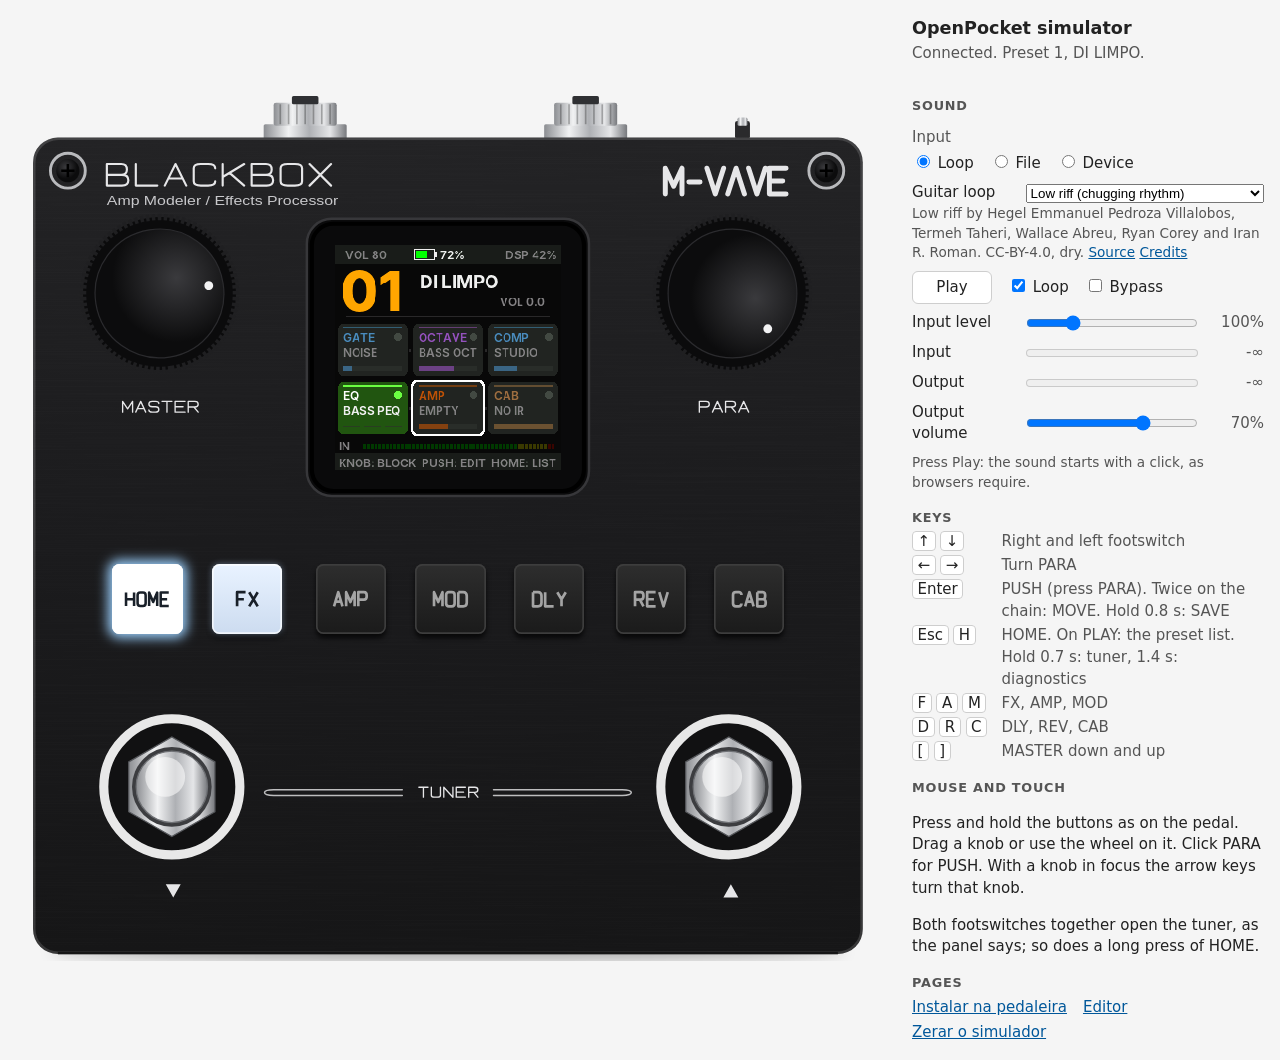
<file: docs/sim/index.html>
<!doctype html>
<!-- SPDX-License-Identifier: GPL-3.0-only -->
<html lang="en">
<head>
<meta charset="utf-8">
<meta name="viewport" content="width=device-width, initial-scale=1">
<title>OpenPocket simulator</title>
<style>
  :root { color-scheme: light; --ink: oklch(0.25 0 none); --dim: oklch(0.45 0 none); --stage: oklch(0.97 0 none); --line: oklch(0.85 0 none); --lit: oklch(0.96 0.02 255); }
  * { box-sizing: border-box; }
  body { margin: 0; min-block-size: 100dvh; display: flex; flex-wrap: wrap; gap: 1rem 2rem; align-items: center; justify-content: center; padding: 1rem; background: var(--stage); color: var(--ink); font: 15px/1.45 system-ui, sans-serif; }
  .stage { flex: 1 1 24rem; min-inline-size: 0; display: flex; justify-content: center; }
  .pedal { --u: calc(100cqw / 1000); container-type: inline-size; position: relative; inline-size: min(100%, calc((100dvh - 2rem) * 1000 / 1046)); aspect-ratio: 1000 / 1046; user-select: none; -webkit-user-select: none; }
  .body { position: absolute; inset: 0; inline-size: 100%; block-size: 100%; }
  .control, .lcd { position: absolute; inset-inline-start: calc((var(--x) - var(--w) / 2) * var(--u)); inset-block-start: calc((var(--y) - var(--w) / 2) * var(--u)); inline-size: calc(var(--w) * var(--u)); block-size: calc(var(--w) * var(--u)); }
  .control { display: block; margin: 0; padding: 0; border: 0; background: none; color: inherit; cursor: pointer; touch-action: none; -webkit-touch-callout: none; -webkit-tap-highlight-color: transparent; }
  .control svg { display: block; inline-size: 100%; block-size: 100%; overflow: visible; pointer-events: none; }
  .control:focus-visible { outline: calc(5 * var(--u)) solid oklch(0.75 0.15 240); outline-offset: calc(5 * var(--u)); }
  .lcd { image-rendering: pixelated; background: black; }

  .key { border-radius: calc(9 * var(--u)); color: oklch(0.72 0 none); background: linear-gradient(oklch(0.3 0 none), oklch(0.22 0 none)); box-shadow: inset 0 0 0 calc(2 * var(--u)) oklch(0.36 0 none), 0 calc(5 * var(--u)) calc(6 * var(--u)) oklch(0 0 none / 0.7); }
  .key svg { inline-size: 72%; margin-inline: auto; }
  .key[data-lit=on], .key[data-lit=focus] { color: oklch(0.24 0.02 255); background: linear-gradient(var(--lit), color-mix(in oklch, var(--lit), oklch(0.72 0.06 255) 30%)); }
  .key[data-lit=on] { box-shadow: inset 0 0 0 calc(2 * var(--u)) oklch(1 0 none / 0.7), 0 0 calc(8 * var(--u)) oklch(0.85 0.06 255 / 0.45), 0 calc(5 * var(--u)) calc(6 * var(--u)) oklch(0 0 none / 0.7); }
  .key[data-lit=focus] { background: oklch(1 0 none); box-shadow: inset 0 0 0 calc(2 * var(--u)) oklch(1 0 none), 0 0 calc(14 * var(--u)) calc(5 * var(--u)) oklch(0.88 0.09 245 / 0.9); }
  .key.held, .key:active { transform: translateY(calc(3 * var(--u))) scale(0.97); }
  .footswitch .cap { transform-origin: center; transform-box: fill-box; }
  .footswitch.held .cap, .footswitch:active .cap { transform: scale(0.95); }
  .footswitch .ring { stroke: oklch(0.93 0 none); }
  .footswitch.held .ring { stroke: oklch(1 0 none); filter: drop-shadow(0 0 3px oklch(0.88 0.09 245)); }
  .knob { border-radius: 50%; cursor: grab; }
  .knob:active { cursor: grabbing; }
  .knob .turns { transform: rotate(var(--angle, 0deg)); transform-origin: 0 0; }
  #para.held .turns { transform: rotate(var(--angle, 0deg)) scale(0.97); }
  @media (prefers-reduced-motion: no-preference) {
    .key { transition: transform 80ms ease-out, background-color 120ms ease-out, box-shadow 120ms ease-out; }
    .footswitch .cap { transition: transform 80ms ease-out; }
  }

  aside { flex: 0 1 22rem; min-inline-size: 0; }
  h1 { margin: 0; font-size: 1.1rem; }
  #conn { margin: 0.1rem 0 1rem; color: var(--dim); }
  h2 { margin: 1rem 0 0.25rem; font-size: 0.8rem; letter-spacing: 0.06em; text-transform: uppercase; color: var(--dim); }
  dl { display: grid; grid-template-columns: auto 1fr; gap: 0.15rem 0.9rem; margin: 0; }
  dt { font-variant-numeric: tabular-nums; white-space: nowrap; }
  dd { margin: 0; color: var(--dim); }
  kbd { font: inherit; padding-inline: 0.3em; border: 1px solid var(--line); border-radius: 4px; background: oklch(1 0 none); }
  nav { display: flex; flex-wrap: wrap; gap: 0.25rem 1rem; }
  a { color: oklch(0.45 0.13 250); }
  a:focus-visible { outline: 2px solid currentColor; outline-offset: 2px; }

  #sound { display: grid; gap: 0.5rem; }
  #sound p { margin: 0; }
  #sound .hint { color: var(--dim); font-size: 0.85rem; overflow-wrap: anywhere; }
  #sound .warn { padding: 0.4rem 0.6rem; border-inline-start: 3px solid oklch(0.7 0.16 70); background: oklch(0.96 0.04 85); font-size: 0.85rem; }
  #sound [hidden] { display: none; }
  fieldset { display: flex; gap: 0.25rem 1rem; flex-wrap: wrap; margin: 0; padding: 0; border: 0; }
  legend { padding: 0; margin-block-end: 0.15rem; color: var(--dim); }
  .field { display: grid; grid-template-columns: 6.5rem minmax(0, 1fr) 3.5rem; gap: 0.6rem; align-items: center; }
  .field output { font-variant-numeric: tabular-nums; text-align: end; color: var(--dim); }
  .field select { grid-column: 2 / -1; min-inline-size: 0; }
  .field input[type=range], .field meter { inline-size: 100%; margin: 0; }
  .row { display: flex; flex-wrap: wrap; gap: 0.25rem 1rem; align-items: center; }
  #play { min-inline-size: 5rem; padding: 0.3rem 0.8rem; font: inherit; border: 1px solid var(--line); border-radius: 6px; background: oklch(1 0 none); color: inherit; cursor: pointer; }
  #play:active { background: var(--lit); }
  #play:focus-visible { outline: 2px solid oklch(0.45 0.13 250); outline-offset: 2px; }
  @media (hover: hover) and (pointer: fine) { #play:hover { background: var(--lit); } }
  #drop { display: block; padding: 0.7rem; border: 1px dashed var(--line); border-radius: 6px; }
  #drop[data-over] { background: var(--lit); }
</style>
</head>
<body>
<div class="stage">
<div class="pedal" id="pedal">
  <svg class="body" viewBox="0 0 1000 1046" aria-hidden="true">
    <defs>
      <linearGradient id="metal" x1="0" y1="0" x2="0" y2="1"><stop offset="0" stop-color="#232325"/><stop offset=".5" stop-color="#1b1b1d"/><stop offset="1" stop-color="#161617"/></linearGradient>
      <linearGradient id="chrome" x1="0" y1="0" x2="1" y2="0"><stop offset="0" stop-color="#8c8e92"/><stop offset=".3" stop-color="#f1f2f3"/><stop offset=".55" stop-color="#aeb0b4"/><stop offset=".8" stop-color="#e5e6e8"/><stop offset="1" stop-color="#77797d"/></linearGradient>
      <radialGradient id="screwhead" cx=".4" cy=".35"><stop offset="0" stop-color="#3a3a3d"/><stop offset="1" stop-color="#0c0c0d"/></radialGradient>
      <filter id="brushed" x="0" y="0" width="100%" height="100%"><feTurbulence type="fractalNoise" baseFrequency=".003 .8" numOctaves="2" seed="7"/><feColorMatrix values="0 0 0 0 1  0 0 0 0 1  0 0 0 0 1  .5 0 0 0 -.2"/><feComposite in2="SourceGraphic" operator="in"/></filter>
      <filter id="soft"><feGaussianBlur stdDeviation="9"/></filter>
    </defs>
    <ellipse cx="500" cy="1030" rx="480" ry="10" fill="#000" opacity=".35" filter="url(#soft)"/>
    <g id="jacks"></g>
    <rect x="846" y="30" width="18" height="22" rx="3" fill="#2a2a2c"/><rect x="849" y="26" width="12" height="10" rx="2" fill="url(#chrome)"/>
    <rect x="0" y="50" width="1000" height="984" rx="30" fill="url(#metal)"/>
    <rect x="0" y="50" width="1000" height="984" rx="30" fill="#fff" opacity=".06" filter="url(#brushed)"/>
    <rect x="1.5" y="51.5" width="997" height="981" rx="29" fill="none" stroke="#fff" stroke-opacity=".14" stroke-width="3"/>
    <path d="M30 1033H970" stroke="#000" stroke-width="3" opacity=".6"/>
    <g id="screws"></g>
    <g fill="none" stroke="#e6e6e8" stroke-linecap="round" stroke-linejoin="round">
      <g id="legend-blackbox" stroke-width="2.6"></g>
      <g id="legend-mvave" stroke-width="6"></g>
      <g id="legend-master" stroke-width="1.6"></g>
      <g id="legend-para" stroke-width="1.6"></g>
      <g id="legend-tuner" stroke-width="1.6"></g>
      <path d="M445 836H290Q279 836 279 839.5Q279 843 290 843H445M555 836H710Q721 836 721 839.5Q721 843 710 843H555" stroke-width="1.8" opacity=".8"/>
    </g>
    <text x="89" y="131" fill="#c8c8cb" font-family="Helvetica Neue, Helvetica, Arial, sans-serif" font-size="16" textLength="279" lengthAdjust="spacingAndGlyphs">Amp Modeler / Effects Processor</text>
    <path d="M160 950H178L169 966Z M832 966H850L841 950Z" fill="#e6e6e8"/>
    <rect x="330" y="148" width="340" height="334" rx="30" fill="#0a0a0b" stroke="#37373a" stroke-width="3"/>
    <rect x="336" y="154" width="328" height="322" rx="26" fill="none" stroke="#000" stroke-width="5"/>
  </svg>

  <canvas class="lcd" id="lcd" width="240" height="240" style="--x:500;--y:315;--w:272" role="img" aria-label="The pedal's screen"></canvas>

  <div class="control knob" id="master" role="slider" tabindex="0" aria-label="MASTER volume" aria-valuemin="0" aria-valuemax="100" aria-valuenow="0" style="--x:152;--y:238;--w:194" data-knob="master"></div>
  <div class="control knob" id="para" role="slider" tabindex="0" aria-label="PARA knob: turn it, press it for PUSH" aria-valuenow="0" style="--x:843;--y:238;--w:194" data-knob="para"></div>

  <button class="control key" type="button" data-control="home" aria-label="HOME" style="--x:138;--y:606;--w:85"></button>
  <button class="control key" type="button" data-control="fx" aria-label="FX" style="--x:258;--y:606;--w:85"></button>
  <button class="control key" type="button" data-control="amp" aria-label="AMP" style="--x:383;--y:606;--w:85"></button>
  <button class="control key" type="button" data-control="mod" aria-label="MOD" style="--x:503;--y:606;--w:85"></button>
  <button class="control key" type="button" data-control="dly" aria-label="DLY" style="--x:622;--y:606;--w:85"></button>
  <button class="control key" type="button" data-control="rev" aria-label="REV" style="--x:745;--y:606;--w:85"></button>
  <button class="control key" type="button" data-control="cab" aria-label="CAB" style="--x:863;--y:606;--w:85"></button>
  <button class="control footswitch" type="button" data-control="fs_dn" aria-label="Left footswitch: previous preset" style="--x:167;--y:833;--w:190"></button>
  <button class="control footswitch" type="button" data-control="fs_up" aria-label="Right footswitch: next preset" style="--x:839;--y:833;--w:190"></button>
</div>
</div>

<aside>
  <h1>OpenPocket simulator</h1>
  <p id="conn" role="status">connecting…</p>
  <section id="sound" aria-labelledby="sound-title">
    <h2 id="sound-title">Sound</h2>
    <fieldset>
      <legend>Input</legend>
      <label><input type="radio" name="source" value="loop" checked> Loop</label>
      <label><input type="radio" name="source" value="file"> File</label>
      <label><input type="radio" name="source" value="device"> Device</label>
    </fieldset>
    <div data-panel="loop">
      <label class="field">Guitar loop <select id="loop"></select></label>
      <p class="hint" id="credit"></p>
    </div>
    <div data-panel="file" hidden>
      <label id="drop">Drop an audio file on this page, or choose one: <input type="file" id="file" accept="audio/*"></label>
      <p class="hint" id="file-name"></p>
    </div>
    <div data-panel="device" hidden>
      <label class="field">Input device <select id="device"><option value="">Default input</option></select></label>
      <p class="warn" id="device-warning">Microphones next to speakers howl. Use headphones. A device starts muted: its meter moves, and you hear it only when you tick the box.</p>
      <label><input type="checkbox" id="hear"> Hear this input</label>
    </div>
    <div class="row">
      <button type="button" id="play">Play</button>
      <label id="repeat-label"><input type="checkbox" id="repeat" checked> Loop</label>
      <label><input type="checkbox" id="bypass"> Bypass</label>
    </div>
    <label class="field">Input level <input type="range" id="level" min="0" max="400" step="5" value="100"> <output id="level-text" for="level">100%</output></label>
    <div class="field"><span id="in-label">Input</span> <meter id="in-meter" min="-60" max="0" low="-18" high="-6" optimum="-30" value="-60" aria-labelledby="in-label"></meter> <output id="in-db">-∞</output></div>
    <div class="field"><span id="out-label">Output</span> <meter id="out-meter" min="-60" max="0" low="-12" high="-3" optimum="-30" value="-60" aria-labelledby="out-label"></meter> <output id="out-db">-∞</output></div>
    <label class="field">Output volume <input type="range" id="volume" min="0" max="100" value="70"> <output id="volume-text" for="volume">70%</output></label>
    <p class="hint" id="sound-status" role="status">Press Play: the sound starts with a click, as browsers require.</p>
  </section>
  <h2>Keys</h2>
  <dl>
    <dt><kbd>↑</kbd> <kbd>↓</kbd></dt><dd>Right and left footswitch</dd>
    <dt><kbd>←</kbd> <kbd>→</kbd></dt><dd>Turn PARA</dd>
    <dt><kbd>Enter</kbd></dt><dd>PUSH (press PARA). Twice on the chain: MOVE. Hold 0.8 s: SAVE</dd>
    <dt><kbd>Esc</kbd> <kbd>H</kbd></dt><dd>HOME. On PLAY: the preset list. Hold 0.7 s: tuner, 1.4 s: diagnostics</dd>
    <dt><kbd>F</kbd> <kbd>A</kbd> <kbd>M</kbd></dt><dd>FX, AMP, MOD</dd>
    <dt><kbd>D</kbd> <kbd>R</kbd> <kbd>C</kbd></dt><dd>DLY, REV, CAB</dd>
    <dt><kbd>[</kbd> <kbd>]</kbd></dt><dd>MASTER down and up</dd>
  </dl>
  <h2>Mouse and touch</h2>
  <p>Press and hold the buttons as on the pedal. Drag a knob or use the wheel on it. Click PARA for PUSH. With a knob in focus the arrow keys turn that knob.</p>
  <p>Both footswitches together open the tuner, as the panel says; so does a long press of HOME.</p>
  <h2>Pages</h2>
  <nav><a href="../index.html">Instalar na pedaleira</a> <a href="../editor.html">Editor</a> <a href="#" id="simreset" title="Apaga os presets salvos neste simulador">Zerar o simulador</a></nav>
</aside>

<script type="module">
import { resetFlash } from "./web-host.js";
document.getElementById("simreset").onclick = (e) => { e.preventDefault(); if (confirm("Apagar os presets salvos no simulador?")) resetFlash(); };
import { PedalAudio, dbfs } from "./pedal-audio.js";
import { BUTTONS, DETENT_DEGREES, MASTER_STEP, PRESS_MS, SLOP_PX, backlights, dragDetents, isFast, keyAction, masterAngle, masterFollow, masterFromDrag, paraStep, wheelNotches } from "./pedal-input.js";

// ---- the panel's lettering: a stroke font, so it looks the same on every computer ----
const GLYPHS = {
  A: "M0 10L3 0L6 10M1 6.7L5 6.7", Λ: "M0 10L3 0L6 10", B: "M0 0L0 10L4.2 10Q6 10 6 7.5Q6 5 4.2 5L0 5M4 5Q5.6 5 5.6 2.5Q5.6 0 4 0L0 0",
  C: "M6 2Q6 0 4 0L2 0Q0 0 0 2L0 8Q0 10 2 10L4 10Q6 10 6 8", D: "M0 0L0 10L3.5 10Q6 10 6 7.5L6 2.5Q6 0 3.5 0L0 0",
  E: "M6 0L0 0L0 10L6 10M0 5L4.8 5", F: "M6 0L0 0L0 10M0 5L4.8 5", H: "M0 0L0 10M6 0L6 10M0 5L6 5", K: "M0 0L0 10M6 0L0 6M2 4.2L6 10",
  L: "M0 0L0 10L6 10", M: "M0 10L0 0L3 7L6 0L6 10", N: "M0 10L0 0L6 10L6 0", O: "M2 0L4 0Q6 0 6 2L6 8Q6 10 4 10L2 10Q0 10 0 8L0 2Q0 0 2 0",
  P: "M0 10L0 0L4 0Q6 0 6 2.6Q6 5.2 4 5.2L0 5.2", R: "M0 10L0 0L4 0Q6 0 6 2.6Q6 5.2 4 5.2L0 5.2M3.4 5.2L6 10",
  S: "M6 2Q6 0 4 0L2 0Q0 0 0 2.5Q0 5 2 5L4 5Q6 5 6 7.5Q6 10 4 10L2 10Q0 10 0 8", T: "M0 0L6 0M3 0L3 10", U: "M0 0L0 8Q0 10 2 10L4 10Q6 10 6 8L6 0",
  V: "M0 0L3 10L6 0", X: "M0 0L6 10M6 0L0 10", Y: "M0 0L3 5L6 0M3 5L3 10", "-": "M1 5.4L5 5.4",
};
const SVG = "http://www.w3.org/2000/svg";
const shape = (tag, attrs) => { const e = document.createElementNS(SVG, tag); for (const [k, v] of Object.entries(attrs)) e.setAttribute(k, v); return e; };
// the path of TEXT, its top left at (x, y), letters h tall and h * wide across, gap apart
function lettering(text, x, y, h, wide, gap) {
  const sx = h / 10 * wide, sy = h / 10;
  return [...text].map((c, i) => GLYPHS[c].replace(/([\d.]+) ([\d.]+)/g, (_, gx, gy) => `${(x + i * (6 * sx + gap) + gx * sx).toFixed(2)} ${(y + gy * sy).toFixed(2)}`)).join("");
}
const $ = (id) => document.getElementById(id);
const legend = (id, ...args) => $(id).append(shape("path", { d: lettering(...args) }));
legend("legend-blackbox", "BLACKBOX", 89, 82, 26, 1.66, 9);
legend("legend-mvave", "M-VΛVE", 762, 87, 31, 1.08, 5);
legend("legend-master", "MASTER", 108, 368, 13, 1.54, 3.8);
legend("legend-para", "PARA", 803, 368, 13, 1.54, 3.8);
legend("legend-tuner", "TUNER", 465, 833, 12, 1.53, 4);

function screw(x, y) {
  const g = shape("g", { fill: "none" });
  g.append(shape("circle", { cx: x, cy: y, r: 21, stroke: "#b9babd", "stroke-width": 3.5 }), shape("circle", { cx: x, cy: y, r: 14, fill: "url(#screwhead)" }),
    shape("path", { d: `M${x - 8} ${y}H${x + 8}M${x} ${y - 8}V${y + 8}`, stroke: "#000", "stroke-width": 3 }));
  $("screws").append(g);
}
screw(42, 90); screw(956, 90);
function jack(x) {
  const g = shape("g", {});
  g.append(shape("rect", { x: x - 50, y: 34, width: 100, height: 18, rx: 2, fill: "url(#chrome)" }), shape("rect", { x: x - 38, y: 8, width: 76, height: 28, rx: 3, fill: "url(#chrome)" }),
    shape("rect", { x: x - 16, y: 0, width: 32, height: 10, rx: 2, fill: "#2f3033" }));
  for (let i = -30; i <= 30; i += 10) g.append(shape("path", { d: `M${x + i} 10V34`, stroke: "#000", "stroke-opacity": 0.28, "stroke-width": 2 }));
  $("jacks").append(g);
}
jack(328); jack(666);

// ---- the controls' drawings ----
for (const key of document.querySelectorAll(".key")) {
  const text = key.getAttribute("aria-label"), width = text.length * 8.6 - 2.6;
  const svg = shape("svg", { viewBox: `-3 -8 ${Math.max(width, 30) + 6} 26`, fill: "none", stroke: "currentColor", "stroke-width": 1.9, "stroke-linejoin": "round", "aria-hidden": "true" });
  svg.append(shape("path", { d: lettering(text, (Math.max(width, 30) - width) / 2, 0, 10, 1, 2.6) }));
  key.append(svg);
}
function footswitch(el) {
  const svg = shape("svg", { viewBox: "-95 -95 190 190", "aria-hidden": "true" });
  const hex = Array.from({ length: 6 }, (_, i) => `${60 * Math.cos(i * Math.PI / 3 + Math.PI / 6)} ${60 * Math.sin(i * Math.PI / 3 + Math.PI / 6)}`).join(" ");
  const cap = shape("g", { class: "cap" });
  cap.append(shape("circle", { r: 43, fill: "url(#chrome)", stroke: "#6f7175", "stroke-width": 1.5 }), shape("circle", { cx: -8, cy: -12, r: 24, fill: "#fff", opacity: 0.55 }));
  svg.append(shape("circle", { class: "ring", r: 82, fill: "#111112", "stroke-width": 11 }), shape("polygon", { points: hex, fill: "url(#chrome)", stroke: "#55575b", "stroke-width": 1.5 }),
    shape("circle", { r: 48, fill: "#3c3d40" }), cap);
  el.append(svg);
}
document.querySelectorAll(".footswitch").forEach(footswitch);
function knob(el) {
  const svg = shape("svg", { viewBox: "-100 -100 200 200", "aria-hidden": "true" }), turns = shape("g", { class: "turns" });
  turns.append(shape("circle", { r: 95, fill: "#0b0b0c", stroke: "#1f1f21", "stroke-width": 8, "stroke-dasharray": "4.4 3" }), shape("circle", { r: 80, fill: "url(#screwhead)", stroke: "#2b2b2e", "stroke-width": 1.5 }),
    shape("circle", { cy: -62, r: 5.5, fill: "#f2f2f3" }));
  svg.append(turns);
  el.append(svg);
}
document.querySelectorAll(".knob").forEach(knob);

// ---- the simulator: requests in order, and what it reports ----
const conn = $("conn"), lcd = $("lcd").getContext("2d");
let queue = Promise.resolve(), state = null, frame = -1, masterDragged = null;
function send(path) {
  const sent = queue.then(async () => {
    const r = await fetch("/api/" + path, { method: "POST" });
    if (!r.ok) conn.textContent = (await r.json()).error;
  }).catch((e) => { conn.textContent = "not connected: " + e.message; });
  queue = sent;
  return sent.then(refresh);
}
function paint(bytes) {
  const img = lcd.createImageData(240, 240), px = img.data;
  for (let i = 0; i < 240 * 240; i++) {
    const c = bytes[i * 2] << 8 | bytes[i * 2 + 1];
    px[i * 4] = (c >> 11 & 31) * 255 / 31; px[i * 4 + 1] = (c >> 5 & 63) * 255 / 63; px[i * 4 + 2] = (c & 31) * 255 / 31; px[i * 4 + 3] = 255;
  }
  lcd.putImageData(img, 0, 0);
}
function show(s) {
  const lit = backlights(s);
  for (const [name, level] of Object.entries(lit)) document.querySelector(`[data-control=${name}]`).dataset.lit = level;
  for (const name of BUTTONS) document.querySelector(`[data-control=${name}]`).classList.toggle("held", s.held.includes(name));
  $("para").classList.toggle("held", s.held.includes("push"));
  $("para").style.setProperty("--angle", `${135 + s.knob * DETENT_DEGREES}deg`);
  $("para").setAttribute("aria-valuenow", s.knob);
  $("para").setAttribute("aria-valuetext", `${s.mode} page, preset ${s.slot + 1} ${s.name}`);
  const volume = masterDragged ?? s.volume;
  $("master").style.setProperty("--angle", `${masterAngle(volume)}deg`);
  $("master").setAttribute("aria-valuenow", volume);
}
async function poll() {
  try {
    const r = await fetch("/api/state"), s = await r.json();
    if (s.error) throw new Error(s.error);
    state = s;
    show(s);
    audio.follow(s);
    $("bypass").checked = Boolean(s.dsp.bypass);
    conn.textContent = `Connected. Preset ${s.slot + 1}, ${s.name}${s.dirty ? " (edited)" : ""}.`;
    document.body.dataset.conn = "ok";
    if (s.frame !== frame) {
      paint(new Uint8Array(await (await fetch("/api/screen.rgb565")).arrayBuffer()));
      frame = s.frame;
      document.body.dataset.frame = frame;
    }
  } catch (e) {
    conn.textContent = "not connected: " + e.message;
    document.body.dataset.conn = "error";
  }
}
let polling = false, pollAgain = false;
async function refresh() {
  if (polling) { pollAgain = true; return; }
  polling = true;
  do { pollAgain = false; await poll(); } while (pollAgain);
  polling = false;
}

// ---- what a person does, and scripts through window.pedal ----
let lastDetent = 0;
const down = (name) => send("down/" + name), up = (name) => send("up/" + name);
function turn(detents, fast) {
  const now = performance.now();
  const quick = fast ?? isFast(lastDetent, now, detents);
  lastDetent = now;
  return send(`knob/${detents}${quick ? "?fast" : ""}`);
}
const setMaster = (volume) => send("volume/" + volume);
const volumeNow = () => state?.volume ?? 0;
function moveMaster(delta) {
  const next = masterFollow(volumeNow(), volumeNow() + delta);
  return next === volumeNow() ? Promise.resolve() : setMaster(next);
}
window.pedal = {
  audio: () => audio.state(),
  down, up, turn, master: setMaster,
  async tap(name, ms = 0) { down(name); if (ms) await new Promise((r) => setTimeout(r, ms)); return up(name); },
  state: () => state,
};

// a click leaves the focus where it is: the keys keep their meaning for a person who mixes mouse and keyboard
// and a long touch is a hold, not the browser's menu
for (const el of document.querySelectorAll(".control")) for (const ev of ["mousedown", "contextmenu"]) el.addEventListener(ev, (e) => e.preventDefault());
for (const el of document.querySelectorAll("[data-control]")) {
  const name = el.dataset.control;
  el.addEventListener("pointerdown", (e) => { if (e.button) return; el.setPointerCapture(e.pointerId); down(name); });
  el.addEventListener("lostpointercapture", () => up(name));
  el.addEventListener("click", (e) => { if (e.detail === 0) pedal.tap(name); });   // a screen reader's click: no pointer before it
}

function dragged(el, onMove, onStart = () => { }, onEnd = () => { }) {
  let id = null, x, y;
  el.addEventListener("pointerdown", (e) => { if (e.button) return; el.setPointerCapture(e.pointerId); id = e.pointerId; x = e.clientX; y = e.clientY; onStart(); });
  el.addEventListener("pointermove", (e) => { if (e.pointerId === id) onMove(e.clientX - x, e.clientY - y); });
  el.addEventListener("lostpointercapture", () => { id = null; onEnd(); });
}
const knobWidth = (el) => el.getBoundingClientRect().width;

{
  const el = $("master");
  let start = 0;
  dragged(el, (dx, dy) => {
    const next = masterFollow(masterDragged, masterFromDrag(start, dx, dy, knobWidth(el)));
    if (next !== masterDragged) { masterDragged = next; setMaster(next); }
  }, () => { masterDragged = start = volumeNow(); }, () => { masterDragged = null; });
}
{
  const el = $("para");
  let gesture = "idle", timer = 0, rest = 0, moved = 0, sent = 0;
  const step = (event) => {
    const { to, send: edges } = paraStep(gesture, event);
    gesture = to;
    for (const edge of edges) (edge === "down" ? down : up)("push");
  };
  dragged(el, (dx, dy) => {
    if (gesture === "undecided" && Math.hypot(dx, dy) >= SLOP_PX) { clearTimeout(timer); step("far"); }
    if (gesture !== "turning") return;
    const detents = dragDetents(dx, dy, knobWidth(el));
    if (detents !== sent) { const n = detents - sent; sent = detents; turn(n); }
  }, () => { sent = 0; step("down"); timer = setTimeout(() => step("still"), PRESS_MS); }, () => { clearTimeout(timer); step("up"); });
  el.addEventListener("wheel", (e) => {
    e.preventDefault();
    const w = wheelNotches(rest, e.deltaY, e.deltaMode);
    rest = w.rest;
    if (w.notches) turn(w.notches);
  }, { passive: false });
}
{
  let rest = 0;
  $("master").addEventListener("wheel", (e) => {
    e.preventDefault();
    const w = wheelNotches(rest, e.deltaY, e.deltaMode);
    rest = w.rest;
    if (w.notches) moveMaster(w.notches * MASTER_STEP);
  }, { passive: false });
}

const keysDown = new Map();
const focused = (t) => t.dataset?.control ?? t.dataset?.knob ?? null;
document.addEventListener("keydown", (e) => {
  if (e.metaKey || e.ctrlKey || e.altKey || e.target.closest("a, #sound")) return;
  const a = keyAction(e.key, focused(e.target));
  if (!a) return;
  e.preventDefault();
  if (a.hold) { if (!keysDown.has(e.code)) { keysDown.set(e.code, a.hold); down(a.hold); } }
  else if (a.turn) turn(a.turn);
  else if (a.master) moveMaster(a.master);
  else setMaster(a.masterTo);
});
document.addEventListener("keyup", (e) => {
  if (keysDown.has(e.code)) { up(keysDown.get(e.code)); keysDown.delete(e.code); }
});
const letGo = () => { for (const name of keysDown.values()) up(name); keysDown.clear(); };
window.addEventListener("blur", letGo);

// ---- the sound: what goes in, and the meters ----
const panel = () => document.querySelector("[name=source]:checked").value;
const showDb = (meter, text, peak) => {
  const db = dbfs(peak);
  $(meter).value = Math.max(db, -60);
  $(meter).dataset.db = Number.isFinite(db) ? db.toFixed(1) : "-inf";
  $(text).textContent = Number.isFinite(db) ? db.toFixed(0) : "-∞";
};
const say = (text) => { $("sound-status").textContent = text; };
const audio = new PedalAudio({
  onMeter({ input, output, load }) {
    showDb("in-meter", "in-db", input);
    showDb("out-meter", "out-db", output);
    const a = audio.state();
    if (a.running) say(`${a.playing ? (a.muted ? "Muted" : "Playing") : "Stopped"}. ${a.sampleRate / 1000} kHz, ${a.latencyMs} ms to the speakers, DSP ${load} % of this computer's time for a block.`);
  },
  onLoad: (load) => send("load/" + load),
  onChange() { $("play").textContent = audio.playing ? "Stop" : "Play"; },
});

let loops = [], dropped = null;
const loop = () => loops[$("loop").selectedIndex];
function credit() {
  const l = loop();
  $("credit").replaceChildren(`${l.title} by ${l.author}. ${l.license}, ${l.signal}. `, Object.assign(document.createElement("a"), { href: l.source, textContent: "Source" }), " ",
    Object.assign(document.createElement("a"), { href: "./loops/ATTRIBUTION.md", textContent: "Credits" }));
}
async function loadLoops() {
  loops = (await (await fetch("./loops/manifest.json")).json()).loops;
  $("loop").replaceChildren(...loops.map((l) => new Option(`${l.title} (${l.kind})`)));
  credit();
}
async function listDevices() {
  const inputs = (await navigator.mediaDevices?.enumerateDevices() ?? []).filter((d) => d.kind === "audioinput" && d.deviceId !== "default");
  const chosen = $("device").value;
  $("device").replaceChildren(new Option("Default input", ""), ...inputs.map((d, i) => new Option(d.label || `Input ${i + 1}`, d.deviceId)));
  $("device").value = inputs.some((d) => d.deviceId === chosen) ? chosen : "";
}
function play() {
  const kind = panel();
  if (kind === "loop") { const l = loop(); return audio.playBuffer(l.file, async () => (await fetch("./loops/" + l.file)).arrayBuffer()); }
  if (kind === "file") {
    if (!dropped) throw new Error("drop a file on the page, or choose one");
    const file = dropped;
    return audio.playBuffer(file, () => file.arrayBuffer());
  }
  return audio.playDevice($("device").value).then(listDevices);
}
const attempt = (fn) => async (...args) => {
  try { await fn(...args); } catch (e) { say(e.name === "NotAllowedError" ? "The browser refused the input: allow the microphone for this page." : `No sound: ${e.message}`); }
};
const start = attempt(play);
const restart = () => { if (audio.playing) start(); };
$("play").addEventListener("click", attempt(() => (audio.playing ? audio.stop() : play())));
for (const radio of document.querySelectorAll("[name=source]")) {
  radio.addEventListener("change", () => {
    if (audio.playing) audio.stop();
    for (const p of document.querySelectorAll("[data-panel]")) p.hidden = p.dataset.panel !== panel();
    $("repeat-label").hidden = panel() === "device";
    if (panel() === "device") listDevices();
  });
}
$("loop").addEventListener("change", () => { credit(); restart(); });
$("device").addEventListener("change", restart);
function useFile(file) {
  dropped = file;
  $("file-name").textContent = file.name;
  document.querySelector("[name=source][value=file]").click();
  // a file dragged in from elsewhere is no click on this page: the context would wait for one for ever
  if (navigator.userActivation?.hasBeenActive === false) return say("File ready: press Play.");
  return start();
}
$("file").addEventListener("change", (e) => { if (e.target.files[0]) useFile(e.target.files[0]); });
document.addEventListener("dragover", (e) => { e.preventDefault(); $("drop").dataset.over = ""; });
document.addEventListener("dragleave", () => { delete $("drop").dataset.over; });
document.addEventListener("drop", (e) => {
  e.preventDefault();
  delete $("drop").dataset.over;
  if (e.dataTransfer.files[0]) useFile(e.dataTransfer.files[0]);
});
$("repeat").addEventListener("change", (e) => audio.setRepeat(e.target.checked));
$("hear").addEventListener("change", (e) => audio.hearDevice(e.target.checked));
$("bypass").addEventListener("change", (e) => send(`bypass/${e.target.checked ? 1 : 0}`));
$("level").addEventListener("input", (e) => { audio.setLevel(+e.target.value); $("level-text").textContent = e.target.value + "%"; });
$("volume").addEventListener("input", (e) => { audio.setVolume(+e.target.value); $("volume-text").textContent = e.target.value + "%"; });
navigator.mediaDevices?.addEventListener("devicechange", listDevices);
loadLoops().catch((e) => say(`No loops: ${e.message}`));

refresh();
setInterval(refresh, 100);
</script>
</body>
</html>
</file>
